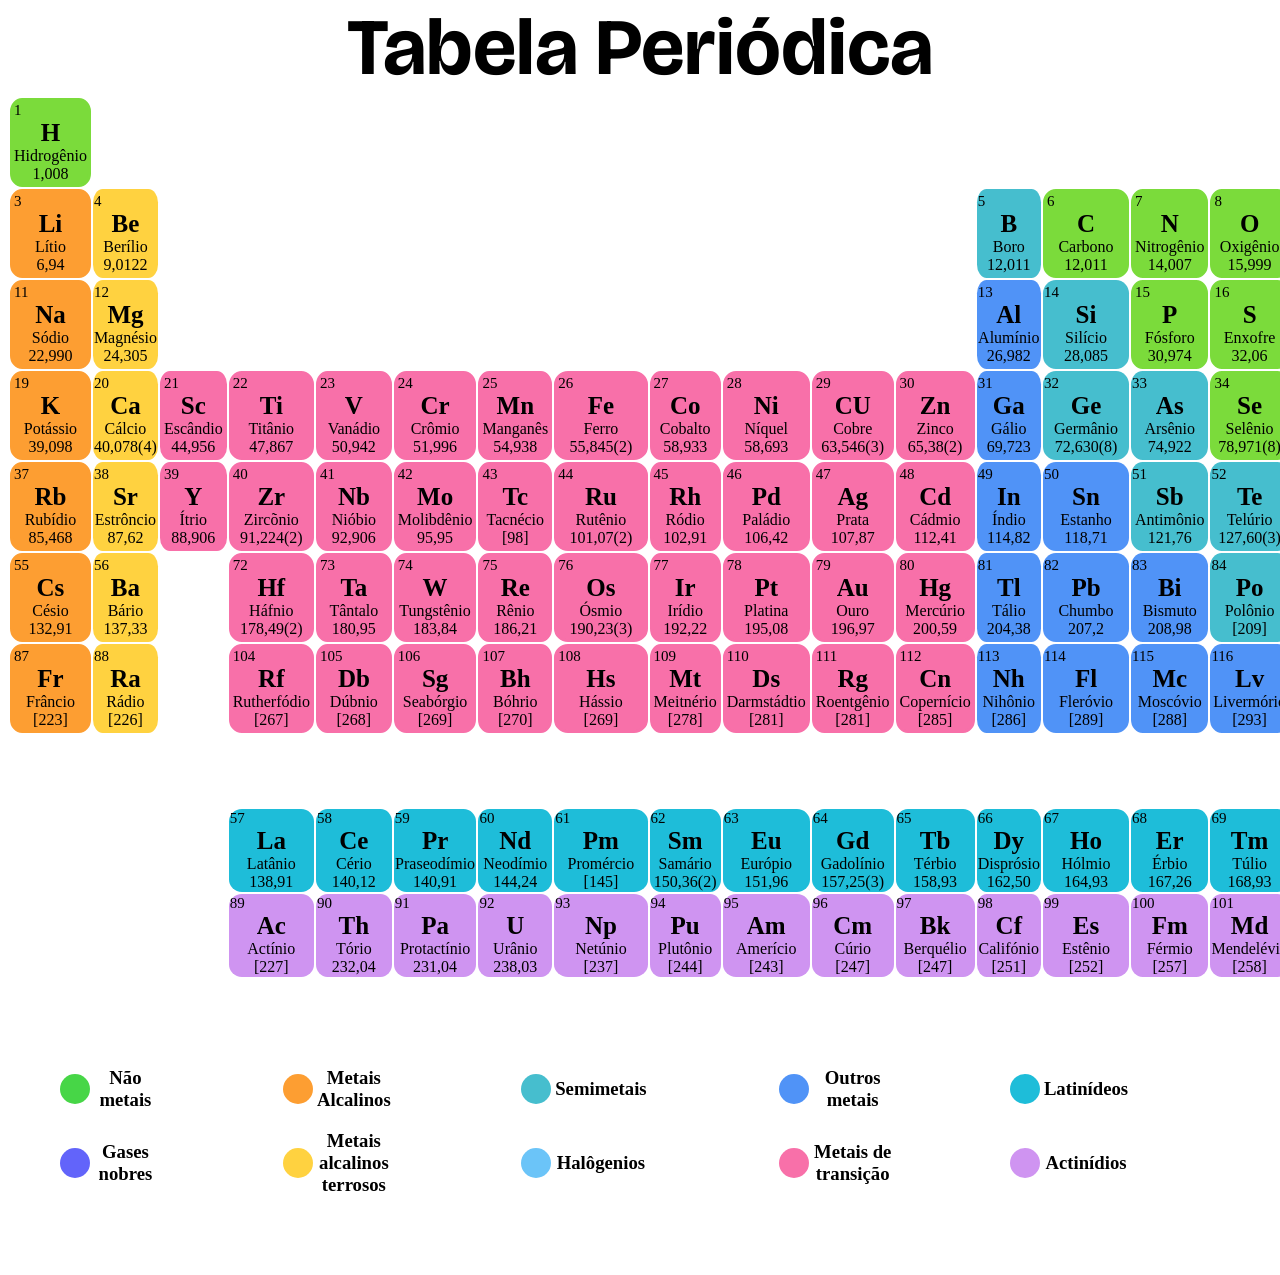
<file: index.html>
<!DOCTYPE html>
<html lang="en">

<head>
    <meta charset="UTF-8">
    <meta name="viewport" content="width=device-width, initial-scale=1.0">
    <title>Document</title>
    <link rel="stylesheet" href="table.css">
    <link rel="preconnect" href="https://fonts.googleapis.com">
<link rel="preconnect" href="https://fonts.gstatic.com" crossorigin>
<link href="https://fonts.googleapis.com/css2?family=Bricolage+Grotesque:opsz,wght@12..96,200..800&display=swap" rel="stylesheet">
</head>

<body>
    <table>
        <h1>Tabela Periódica</h1>

        <tr id="">
            <td class="">
                <div></div>
                <h2></h2>
                <br>
            </td>
            <td class="">
                <div></div>
                <h2></h2>
                <br>
            </td>
            <td class="naometais">
                <div>1</div>
                <h2>H</h2>
                Hidrogênio
                <br>
                1,008
            </td>
            <td class="">
                <div></div>
                <h2></h2>
                <br>
            </td>
            <td class="">
                <div></div>
                <h2></h2>
                <br>
            </td>
            <td class="">
                <div></div>
                <h2></h2>
                <br>
            </td>
            <td class="">
                <div></div>
                <h2></h2>
                <br>
            </td>
            <td class="">
                <div></div>
                <h2></h2>
                <br>
            </td>
            <td class="">
                <div></div>
                <h2></h2>
                <br>
            </td>
            <td class="">
                <div></div>
                <h2></h2>
                <br>
            </td>
            <td class="">
                <div></div>
                <h2></h2>
                <br>
            </td>
            <td class="">
                <div></div>
                <h2></h2>
                <br>
            </td>
            <td class="">
                <div></div>
                <h2></h2>
                <br>
            </td>
            <td class="">
                <div></div>
                <h2></h2>
                <br>
            </td>
            <td class="">
                <div></div>
                <h2></h2>
                <br>
            </td>
            <td class="">
                <div></div>
                <h2></h2>
                <br>
            </td>
            <td class="">
                <div></div>
                <h2></h2>
                <br>
            </td>
            <td class="">
                <div></div>
                <h2></h2>
                <br>
            </td>
            <td class="">
                <div></div>
                <h2></h2>
                <br>
            </td>
            <td class="gasesnobres">
                <div>2</div>
                <h2>He</h2>
                Hélio
                <br>
                4,0026
            </td>
            <td class="">
                <div></div>
                <h2></h2>
                <br>
            </td>
            <td class="">
                <div></div>
                <h2></h2>
                <br>
            </td>
        </tr>
        <tr id="">
            <td class="">
                <div></div>
                <h2></h2>
                <br>
            </td>
            <td class="">
                <div></div>
                <h2></h2>
                <br>
            </td>
            <td class="metaisalcalinos">
                <div>3</div>
                <h2>Li</h2>
                Lítio
                <br>
                6,94
            </td>
            <td class="metaisterrosos">
                <div>4</div>
                <h2>Be</h2>
                Berílio <br>
                9,0122
            </td>
            <td class="">
                <div></div>
                <h2></h2>
                <br>
            </td>
            <td class="">
                <div></div>
                <h2></h2>
                <br>
            </td>
            <td class="">
                <div></div>
                <h2></h2>
                <br>
            </td>
            <td class="">
                <div></div>
                <h2></h2>
                <br>
            </td>
            <td class="">
                <div></div>
                <h2></h2>
                <br>
            </td>
            <td class="">
                <div></div>
                <h2></h2>
                <br>
            </td>
            <td class="">
                <div></div>
                <h2></h2>
                <br>
            </td>
            <td class="">
                <div></div>
                <h2></h2>
                <br>
            </td>
            <td class="">
                <div></div>
                <h2></h2>
                <br>
            </td>
            <td class="">
                <div></div>
                <h2></h2>
                <br>
            </td>
            <td class="semimetais">
                <div>5</div>
                <h2>B</h2>
                Boro <br>
                12,011
            </td>
            <td class="naometais">
                <div>6</div>
                <h2>C</h2>
                Carbono <br>
                12,011
            </td>
            <td class="naometais">
                <div>7</div>
                <h2>N</h2>
                Nitrogênio <br>
                14,007
            </td>
            <td class="naometais">
                <div>8</div>
                <h2>O</h2>
                Oxigênio <br>
                15,999
            </td>
            <td class="halogenio">
                <div>9</div>
                <h2>F</h2>
                Flúor <br>
                18,998
            </td>
            </td>
            <td class="gasesnobres">
                <div>10</div>
                <h2>Ne</h2>
                20,180
                <br>
            </td>
            <td class="">
                <div></div>
                <h2></h2>
                <br>
            </td>
        </tr>
        <tr id="">
            <td class="">
                <div></div>
                <h2></h2>
                <br>
            </td>
            <td class="">
                <div></div>
                <h2></h2>
                <br>
            </td>
            <td class="metaisalcalinos">
                <div>11</div>
                <h2>Na</h2>
                Sódio
                22,990
                <br>
            </td>
            <td class="metaisterrosos">
                <div>12</div>
                <h2>Mg</h2>
                Magnésio <br>
                24,305
            </td>
            <td class="">
                <div></div>
                <h2></h2>
                <br>
            </td>
            <td class="">
                <div></div>
                <h2></h2>
                <br>
            </td>
            <td class="">
                <div></div>
                <h2></h2>
                <br>
            </td>
            <td class="">
                <div></div>
                <h2></h2>
                <br>
            </td>
            <td class="">
                <div></div>
                <h2></h2>
                <br>
            </td>
            <td class="">
                <div></div>
                <h2></h2>
                <br>
            </td>
            <td class="">
                <div></div>
                <h2></h2>
                <br>
            </td>
            <td class="">
                <div></div>
                <h2></h2>
                <br>
            </td>
            <td class="">
                <div></div>
                <h2></h2>
                <br>
            </td>
            <td class="">
                <div></div>
                <h2></h2>
                <br>
            </td>
            <td class="outrosmetais">
                <div>13</div>
                <h2>Al</h2>
                Alumínio <br>
                26,982
            </td>
            <td class="semimetais">
                <div>14</div>
                <h2>Si</h2>
                Silício
                28,085
                <br>
            </td>
            <td class="naometais">
                <div>15</div>
                <h2>P</h2>
                Fósforo <br>
                30,974
            </td>
            <td class="naometais">
                <div>16</div>
                <h2>S</h2>
                Enxofre <br>
                32,06
            </td>
            <td class="halogenio">
                <div>17</div>
                <h2>Cl</h2>
                Cloro <br>
                35,45
            </td>
            <td class="gasesnobres">
                <div>18</div>
                <h2>Ar</h2>
                Argônio<br> 
                39,948
            </td>
            <td class="">
                <div></div>
                <h2></h2>
                <br>
            </td>
            <td class="">
                <div></div>
                <h2></h2>
                <br>
            </td>
        </tr>
        <tr id="">
            <td class="">
                <div></div>
                <h2></h2>
                <br>
            </td>
            <td class="">
                <div></div>
                <h2></h2>
                <br>
            </td>
            <td class="metaisalcalinos">
                <div>19</div>
                <h2>K</h2>
                Potássio <br>
                39,098
            </td>
            <td class="metaisterrosos">
                <div>20</div>
                <h2>Ca</h2>
                Cálcio <br>
                40,078(4)
            </td>
            <td class="metaistransicao">
                <div>21</div>
                <h2>Sc</h2>
                Escândio <br>
                44,956
                <br>
            </td>
            <td class="metaistransicao">
                <div>22</div>
                <h2>Ti</h2>
                Titânio <br>
                47,867
            </td>
            <td class="metaistransicao">
                <div>23</div>
                <h2>V</h2>
                Vanádio
                50,942
            </td>
            <td class="metaistransicao">
                <div>24</div>
                <h2>Cr</h2>
                Crômio
                51,996 <br>
            </td>
            <td class="metaistransicao">
                <div>25</div>
                <h2>Mn</h2>
                Manganês <br>
                54,938
            </td>
            <td class="metaistransicao">
                <div>26</div>
                <h2>Fe</h2>
                Ferro <br>
                55,845(2)
            </td>
            <td class="metaistransicao">
                <div>27</div>
                <h2>Co</h2>
                Cobalto <br>
                58,933
            </td>
            <td class="metaistransicao">
                <div>28</div>
                <h2>Ni</h2>
                Níquel <br>
                58,693
            </td>
            <td class="metaistransicao">
                <div>29</div>
                <h2>CU</h2>
                Cobre <br>
                63,546(3)
            </td>
            <td class="metaistransicao">
                <div>30</div>
                <h2>Zn</h2>
                Zinco <br>
                65,38(2)
            </td>
            <td class="outrosmetais">
                <div>31</div>
                <h2>Ga</h2>
                Gálio <br>
                69,723
            </td>
            <td class="semimetais">
                <div>32</div>
                <h2>Ge</h2>
                Germânio <br>
                72,630(8)
            </td>
            <td class="semimetais">
                <div>33</div>
                <h2>As</h2>
                Arsênio <br>
                74,922
            </td>
            <td class="naometais">
                <div>34</div>
                <h2>Se</h2>
                Selênio <br>
                78,971(8)
            </td>
            <td class="halogenio">
                <div>35</div>
                <h2>Br</h2>
                Bromo <br>
                79,904
            </td>
            <td class="gasesnobres">
                <div>36</div>
                <h2>Kr</h2>
                Criptônio
                83,798(2)
            </td>
            <td class="">
                <div></div>
                <h2></h2>
                <br>
            </td>
            <td class="">
                <div></div>
                <h2></h2>
                <br>
            </td>
        </tr>
        <tr id="">
            <td class="">
                <div></div>
                <h2></h2>
                <br>
            </td>
            <td class="">
                <div></div>
                <h2></h2>
                <br>
            </td>
            <td class="metaisalcalinos">
                <div>37</div>
                <h2>Rb</h2>
                Rubídio <br>
                85,468
            </td>
            <td class="metaisterrosos">
                <div>38</div>
                <h2>Sr</h2>
                Estrôncio <br>
                87,62
            </td>
            <td class="metaistransicao">
                <div>39</div>
                <h2>Y</h2>
                Ítrio <br>
                88,906
            </td>
            <td class="metaistransicao">
                <div>40</div>
                <h2>Zr</h2>
                Zircõnio <br>
                91,224(2)
            </td>
            <td class="metaistransicao">
                <div>41</div>
                <h2>Nb</h2>
                Nióbio <br>
                92,906
            </td>
            <td class="metaistransicao">
                <div>42</div>
                <h2>Mo</h2>
                Molibdênio <br>
                95,95
            </td>
            <td class="metaistransicao">
                <div>43</div>
                <h2>Tc</h2>
                Tacnécio <br>
                [98]
            </td>
            <td class="metaistransicao">
                <div>44</div>
                <h2>Ru</h2>
                Rutênio <br>
                101,07(2)
            </td>
            <td class="metaistransicao">
                <div>45</div>
                <h2>Rh</h2>
                Ródio <br>
                102,91
            </td>
            <td class="metaistransicao">
                <div>46</div>
                <h2>Pd</h2>
                Paládio <br>
                106,42
            </td>
            <td class="metaistransicao">
                <div>47</div>
                <h2>Ag</h2>
                Prata <br>
                107,87
            </td>
            <td class="metaistransicao">
                <div>48</div>
                <h2>Cd</h2>
                Cádmio <br>
                112,41
            </td>
            <td class="outrosmetais">
                <div>49</div>
                <h2>In</h2>
                Índio <br>
                114,82
            </td>
            <td class="outrosmetais">
                <div>50</div>
                <h2>Sn</h2>
                Estanho <br>
                118,71
            </td>
            <td class="semimetais">
                <div>51</div>
                <h2>Sb</h2>
                Antimônio <br>
                121,76
            </td>
            <td class="semimetais">
                <div>52</div>
                <h2>Te</h2>
                Telúrio <br>
                127,60(3)
            </td>
            <td class="halogenio">
                <div>53</div>
                <h2>I</h2>
                Iodo <br>
                126,90
            </td>
            <td class="gasesnobres">
                <div>54</div>
                <h2>Xe</h2>
                Xenômio <br>
                131,29
            </td>
            <td class="">
                <div></div>
                <h2></h2>
                <br>
            </td>
            <td class="">
                <div></div>
                <h2></h2>
                <br>
            </td>
        </tr>
        <tr id="">
            <td class="">
                <div></div>
                <h2></h2>
                <br>
            </td>
            <td class="">
                <div></div>
                <h2></h2>
                <br>
            </td>
            <td class="metaisalcalinos">
                <div>55</div>
                <h2>Cs</h2>
                Césio <br>
                132,91
            </td>
            <td class="metaisterrosos">
                <div>56</div>
                <h2>Ba</h2>
                Bário <br>
                137,33
            </td>
            <td class="">
                <div></div>
                <h2></h2>
                <br>
            </td>
            <td class="metaistransicao">
                <div>72</div>
                <h2>Hf</h2>
                Háfnio <br>
                178,49(2)
            </td>
            <td class="metaistransicao">
                <div>73</div>
                <h2>Ta</h2>
                Tântalo <br>
                180,95
            </td>
            <td class="metaistransicao">
                <div>74</div>
                <h2>W</h2>
                Tungstênio <br>
                183,84
            </td>
            <td class="metaistransicao">
                <div>75</div>
                <h2>Re</h2>
                Rênio <br>
                186,21
            </td>
            <td class="metaistransicao">
                <div>76</div>
                <h2>Os</h2>
                Ósmio <br>
                190,23(3)
            </td>
            <td class="metaistransicao">
                <div>77</div>
                <h2>Ir</h2>
                Irídio <br>
                192,22
            </td>
            <td class="metaistransicao">
                <div>78</div>
                <h2>Pt</h2>
                Platina <br>
                195,08
            </td>
            <td class="metaistransicao">
                <div>79</div>
                <h2>Au</h2>
                Ouro <br>
                196,97
            </td>
            <td class="metaistransicao">
                <div>80</div>
                <h2>Hg</h2>
                Mercúrio <br>
                200,59
            </td>
            <td class="outrosmetais">
                <div>81</div>
                <h2>Tl</h2>
                Tálio <br>
                204,38
            </td>
            <td class="outrosmetais">
                <div>82</div>
                <h2>Pb</h2>
                Chumbo <br>
                207,2
            </td>
            <td class="outrosmetais">
                <div>83</div>
                <h2>Bi</h2>
                Bismuto <br>
                208,98
            </td>
            <td class="semimetais">
                <div>84</div>
                <h2>Po</h2>
                Polônio <br>
                [209]
            </td>
            <td class="halogenio">
                <div>85</div>
                <h2>At</h2>
                Astato <br>
                [210]
            </td>
            <td class="gasesnobres">
                <div>86</div>
                <h2>Rn</h2>
                Radônio <br>
                [222]
            </td>
            <td class="">
                <div></div>
                <h2></h2>
                <br>
            </td>
            <td class="">
                <div></div>
                <h2></h2>
                <br>
            </td>
        </tr>
        <tr id="">
            <td class="">
                <div></div>
                <h2></h2>
                <br>
            </td>
            <td class="">
                <div></div>
                <h2></h2>
                <br>
            </td>
            <td class="metaisalcalinos">
                <div>87</div>
                <h2>Fr</h2>
                Frâncio <br>
                [223]
            </td>
            <td class="metaisterrosos">
                <div>88</div>
                <h2>Ra</h2>
                Rádio <br>
                [226]
            </td>
            <td class="">
                <div></div>
                <h2></h2>
                <br>
            </td>
            <td class="metaistransicao">
                <div>104</div>
                <h2>Rf</h2>
                Rutherfódio <br>
                [267]
            </td>
            <td class="metaistransicao">
                <div>105</div>
                <h2>Db</h2>
                Dúbnio <br>
                [268]
            </td>
            <td class="metaistransicao">
                <div>106</div>
                <h2>Sg</h2>
                Seabórgio <br>
                [269]
            </td>
            <td class="metaistransicao">
                <div>107</div>
                <h2>Bh</h2>
                Bóhrio <br>
                [270]
            </td>
            <td class="metaistransicao">
                <div>108</div>
                <h2>Hs</h2>
                Hássio <br>
                [269]
            </td>
            <td class="metaistransicao">
                <div>109</div>
                <h2>Mt</h2>
                Meitnério <br>
                [278]
            </td>
            <td class="metaistransicao">
                <div>110</div>
                <h2>Ds</h2>
                Darmstádtio <br>
                [281]
            </td>
            <td class="metaistransicao">
                <div>111</div>
                <h2>Rg</h2>
                Roentgênio <br>
                [281]
            </td>
            <td class="metaistransicao">
                <div>112</div>
                <h2>Cn</h2>
                Copernício <br>
                [285]
            </td>
            <td class="outrosmetais">
                <div>113</div>
                <h2>Nh</h2>
                Nihônio <br>
                [286]
            </td>
            <td class="outrosmetais">
                <div>114</div>
                <h2>Fl</h2>
                Fleróvio <br>
                [289]
            </td>
            <td class="outrosmetais">
                <div>115</div>
                <h2>Mc</h2>
                Moscóvio <br>
                [288]
            </td>
            <td class="outrosmetais">
                <div>116</div>
                <h2>Lv</h2>
                Livermório <br>
                [293]
            </td>
            <td class="halogenio">
                <div>117</div>
                <h2>Ts</h2>
                Tenessino <br>
                [294]
            </td>
            <td class="gasesnobres">
                <div>118</div>
                <h2>Og</h2>
                Organessônio <br>
                [294]
            </td>
            <td class="">
                <h2></h2>
                <br>
            </td>
            <td class="">
                <div></div>
                <h2></h2>
                <br>
            </td>
        </tr>
        <tr id="">
            <td class="">
                <div></div>
                <h2></h2>
                <br>
            </td>
            <td class="">
                <div></div>
                <h2></h2>
                <br>
            </td>
            <td class="">
                <div></div>
                <h2></h2>
                <br>
            </td>
            <td class="">
                <div></div>
                <h2></h2>
                <br>
            </td>
            <td class="">
                <div></div>
                <h2></h2>
                <br>
            </td>
            <td class="">
                <div></div>
                <h2></h2>
                <br>
            </td>
            <td class="">
                <div></div>
                <h2></h2>
                <br>
            </td>
            <td class="">
                <div></div>
                <h2></h2>

                <br>
            </td>
            <td class="">
                <div></div>
                <h2></h2>
                <br>
            </td>
            <td class="">
                <div></div>
                <h2></h2>
                <br>
            </td>
            <td class="">
                <div></div>
                <h2></h2>
                <br>
            </td>
            <td class="">
                <div></div>
                <h2></h2>
                <br>
            </td>
            <td class="">
                <div></div>
                <h2></h2>
                <br>
            </td>
            <td class="">
                <div></div>
                <h2></h2>
                <br>
            </td>
            <td class="">
                <div></div>
                <h2></h2>
                <br>
            </td>
            <td class="">
                <div></div>
                <h2></h2>
                <br>
            </td>
            <td class="">
                <div></div>
                <h2></h2>
                <br>
            </td>
            <td class="">
                <div></div>
                <h2></h2>
                <br>
            </td>
            <td class="">
                <div></div>
                <h2></h2>
                <br>
            </td>
            <td class="">
                <div></div>
                <h2></h2>
                <br>
            </td>
            <td class="">
                <div></div>
                <h2></h2>
                <br>
            </td>
            <td class="">
                <div></div>
                <h2></h2>
                <br>
            </td>
        </tr>
        <tr id="">
            <td class="">
                <div></div>
                <h2></h2>
                <br>
            </td>
            <td class="">
                <div></div>
                <h2></h2>
                <br>
            </td>
            <td class="">
                <div></div>
                <h2></h2>
                <br>
            </td>
            <td class="">
                <div></div>
                <h2></h2>
                <br>
            </td>
            <td class="">
                <div></div>
                <h2></h2>
                <br>
            </td>
            <td class="lantanidios">
                <div>57</div>
                <h2>La</h2>
                Latânio <br>
                138,91
            </td>
            <td class="lantanidios">
                <div>58</div>
                <h2>Ce</h2>
                Cério <br>
                140,12
            </td>
            <td class="lantanidios">
                <div>59</div>
                <h2>Pr</h2>
                Praseodímio <br>
                140,91
            </td>
            <td class="lantanidios">
                <div>60</div>
                <h2>Nd</h2>
                Neodímio <br>
                144,24
            </td>
            <td class="lantanidios">
                <div>61</div>
                <h2>Pm</h2>
                Promércio <br>
                [145]
                <br>
            </td>
            <td class="lantanidios">
                <div>62</div>
                <h2>Sm</h2>
                Samário <br>
                150,36(2)
                <br>
            </td>
            <td class="lantanidios">
                <div>63</div>
                <h2>Eu</h2>
                Európio <br>
                151,96
                <br>
            </td>
            <td class="lantanidios">
                <div>64</div>
                <h2>Gd</h2>
                Gadolínio <br>
                157,25(3)
                <br>
            </td>
            <td class="lantanidios">
                <div>65</div>
                <h2>Tb</h2>
                Térbio <br>
                158,93
                <br>
            </td>
            <td class="lantanidios">
                <div>66</div>
                <h2>Dy</h2>
                Disprósio <br>
                162,50
                <br>
            </td>
            <td class="lantanidios">
                <div>67</div>
                <h2>Ho</h2>
                Hólmio <br>
                164,93
                <br>
            </td>
            <td class="lantanidios">
                <div>68</div>
                <h2>Er</h2>
                Érbio <br>
                167,26
                <br>
            </td>
            <td class="lantanidios">
                <div>69</div>
                <h2>Tm</h2>
                Túlio <br>
                168,93
                <br>
            </td>
            <td class="lantanidios">
                <div>70</div>
                <h2>Yb</h2>
                Itérbio <br>
                173,05
                <br>
            </td>
            <td class="lantanidios">
                <div>71</div>
                <h2>Lu</h2>
                Lutécio <br>
                [262]
                <br>
            </td>
            <td class="">
                <div></div>
                <h2></h2>
                <br>
            </td>
            <td class="">
                <div></div>
                <h2></h2>
                <br>
            </td>
        </tr>
        <tr id="">
            <td class="">
                <div></div>
                <h2></h2>
                <br>
            </td>
            <td class="">
                <div></div>
                <h2></h2>
                <br>
            </td>
            <td class="">
                <div></div>
                <h2></h2>
                <br>
            </td>
            <td class="">
                <div></div>
                <h2></h2>
                <br>
            </td>
            <td class="">
                <div></div>
                <h2></h2>
                <br>
            </td>
            <td class="actinidios">
                <div>89</div>
                <h2>Ac</h2>
                Actínio <br>
                [227]
                <br>
            </td>
            <td class="actinidios">
                <div>90</div>
                <h2>Th</h2>
                Tório <br>
                232,04
                <br>
            </td>
            <td class="actinidios">
                <div>91</div>
                <h2>Pa</h2>
                Protactínio <br>
                231,04
                <br>
            </td>
            <td class="actinidios">
                <div>92</div>
                <h2>U</h2>
                Urânio <br>
                238,03
                <br>
            </td>
            <td class="actinidios">
                <div>93</div>
                <h2>Np</h2>
                Netúnio <br>
                [237]
                <br>
            </td>
            <td class="actinidios">
                <div>94</div>
                <h2>Pu</h2>
                Plutônio <br>
                [244]
                <br>
            </td>
            <td class="actinidios">
                <div>95</div>
                <h2>Am</h2>
                Amerício <br>
                [243]
                <br>
            </td>
            <td class="actinidios">
                <div>96</div>
                <h2>Cm</h2>
                Cúrio <br>
                [247]
                <br>
            </td>
            <td class="actinidios">
                <div>97</div>
                <h2>Bk</h2>
                Berquélio <br>
                [247]
                <br>
            </td>
            <td class="actinidios">
                <div>98</div>
                <h2>Cf</h2>
                Califónio <br>
                [251]
                <br>
            </td>
            <td class="actinidios">
                <div>99</div>
                <h2>Es</h2>
                Estênio <br>
                [252]
                <br>
            </td>
            <td class="actinidios">
                <div>100</div>
                <h2>Fm</h2>
                Férmio <br>
                [257]
                <br>
            </td>
            <td class="actinidios">
                <div>101</div>
                <h2>Md</h2>
                Mendelévio <br>
                [258]
                <br>
            </td>
            <td class="actinidios">
                <div>102</div>
                <h2>No</h2>
                Nobélio <br>
                [259]
                <br>
            </td>
            <td class="actinidios">
                <div>103</div>
                <h2>Lr</h2>
                Laurêncio
                [262]
                <br>
            </td>
            <td class="">
                <div></div>
                <h2></h2>
                <br>
            </td>
            <td class="">
                <div></div>
                <h2></h2>
                <br>
            </td>
            <tr id="">
            <td class="">
                <div></div>
                <h2></h2>
                <br>
            </td>
            <td class="">
                <div></div>
                <h2></h2>
                <br>
            </td>
            <td class="">
                <div></div>
                <h2></h2>
                <br>
            </td>
            <td class="">
                <div></div>
                <h2></h2>
                <br>
            </td>
            <td class="">
                <div></div>
                <h2></h2>
                <br>
            </td>
            <td class="">
                <div></div>
                <h2></h2>
                <br>
            </td>
            <td class="">
                <div></div>
                <h2></h2>
                <br>
            </td>
            <td class="">
                <div></div>
                <h2></h2>
                <br>
            </td>
            <td class="">
                <div></div>
                <h2></h2>
                <br>
            </td>
            <td class="">
                <div></div>
                <h2></h2>
                <br>
            </td>
            <td class="">
                <div></div>
                <h2></h2>
                <br>
            </td>
            <td class="">
                <div></div>
                <h2></h2>
                <br>
            </td>
            <td class="">
                <div></div>
                <h2></h2>
                <br>
            </td>
            <td class="">
                <div></div>
                <h2></h2>
                <br>
            </td>
            <td class="">
                <div></div>
                <h2></h2>
                <br>
            </td>
            <td class="">
                <div></div>
                <h2></h2>
                <br>
            </td>
            <td class="">
                <div></div>
                <h2></h2>
                <br>
            </td>
            <td class="">
                <div></div>
                <h2></h2>
                <br>
            </td>
            <td class="">
                <div></div>
                <h2></h2>
                <br>
            </td>
            <td class="">
                <div></div>
                <h2></h2>
                <br>
            </td>
            <td class="">
                <div></div>
                <h2></h2>
                <br>
            </td>
            <td class="">
                <div></div>
                <h2></h2>
                <br>
            </td>
        </tr>
        </tr>
        <tr id="">
            <td class="">
                <div></div>
                <h2></h2>
                <br>
            </td>
            <td class="">
                <div></div>
                <h2></h2>
                <br>
            </td>
            <td class="">
                <div class="redondo1"></div>
            </td>
            <td class="">
                <h3>Não metais</h3>
            </td>
            <td class="">
                <div></div>
                <h2></h2>
                <br>
            </td>
            <td class="">
                <div class="redondo2"></div>
            </td>
            <td class="">
                <h3>Metais Alcalinos</h3>
            </td>
            <td class="">
                <div></div>
                <h2></h2>
                <br>
            </td>
            <td class="">
                <div class="redondo3"></div>
            </td>
            <td class="">
                <h3>Semimetais</h3>
            </td>
            <td class="">
                <div></div>
                <h2></h2>
                <br>
            </td>
            <td class="">
                <div class="redondo4"></div>
            </td>
            <td class="">
                <h3>Outros metais</h3>
            </td>
            <td class="">
                <div></div>
                <h2></h2>
                <br>
            </td>
            <td class="">
                <div class="redondo5"></div>
            </td>
            <td class="">
                <h3>Latinídeos</h3>
            </td>
            <td class="">
                <div></div>
                <h2></h2>
                <br>
            </td>
            <td class="">
               <div></div>
                <h2></h2>
                <br>
            </td>
            <td class="">
                <div></div>
                <h2></h2>
                <br>
            </td>
            <td class="">
                <div></div>
                <h2></h2>
                <br>
            </td>
            <td class="">
                <div></div>
                <h2></h2>
                <br>
            </td>
            <td class="">
                <div></div>
                <h2></h2>
                <br>
            </td>
        </tr>
        <tr id="">
            <td class="">
                <div></div>
                <h2></h2>
                <br>
            </td>
            <td class="">
                <div></div>
                <h2></h2>
                <br>
            </td>
            <td class="">
                <div class="redondo6"></div>
            </td>
            <td class="">
                <h3>Gases nobres</h3>
            </td>
            <td class="">
                <div></div>
                <h2></h2>
                <br>
            </td>
            <td class="">
                <div class="redondo7"></div>
            </td>
            <td class="">
                <h3>Metais alcalinos terrosos</h3>
            </td>
            <td class="">
                <div></div>
                <h2></h2>
                <br>
            </td>
            <td class="">
                <div class="redondo8"></div>
            </td>
            <td class="">
                <h3>Halôgenios</h3>
            </td>
            <td class="">
                <div></div>
                <h2></h2>
                <br>
            </td>
            <td class="">
                <div class="redondo9"></div>
            </td>
            <td class="">
                <h3>Metais de transição</h3>
            </td>
            <td class="">
                <div></div>
                <h2></h2>
                <br>
            </td>
            <td class="">
                <div class="redondo10"></div>
            </td>
            <td class="">
                <h3>Actinídios</h3>
            </td>
            <td class="">
                <div></div>
                <h2></h2>
                <br>
            </td>
            <td class="">
               <div></div>
                <h2></h2>
                <br>
            </td>
            <td class="">
                <div></div>
                <h2></h2>
                <br>
            </td>
            <td class="">
                <div></div>
                <h2></h2>
                <br>
            </td>
            <td class="">
                <div></div>
                <h2></h2>
                <br>
            </td>
            <td class="">
                <div></div>
                <h2></h2>
                <br>
            </td>
        </tr>
        <tr id="">
            <td class="">
                <div></div>
                <h2></h2>
                <br>
            </td>
            <td class="">
                <div></div>
                <h2></h2>
                <br>
            </td>
            <td class="">
                <div></div>
                <h2></h2>
                <br>
            </td>
            <td class="">
                <div></div>
                <h2></h2>
                <br>
            </td>
            <td class="">
                <div></div>
                <h2></h2>
                <br>
            </td>
            <td class="">
                <div></div>
                <h2></h2>
                <br>
            </td>
            <td class="">
                <div></div>
                <h2></h2>
                <br>
            </td>
            <td class="">
                <div></div>
                <h2></h2>
                <br>
            </td>
            <td class="">
                <div></div>
                <h2></h2>
                <br>
            </td>
            <td class="">
                <div></div>
                <h2></h2>
                <br>
            </td>
            <td class="">
                <div></div>
                <h2></h2>
                <br>
            </td>
            <td class="">
                <div></div>
                <h2></h2>
                <br>
            </td>
            <td class="">
                <div></div>
                <h2></h2>
                <br>
            </td>
            <td class="">
                <div></div>
                <h2></h2>
                <br>
            </td>
            <td class="">
                <div></div>
                <h2></h2>
                <br>
            </td>
            <td class="">
                <div></div>
                <h2></h2>
                <br>
            </td>
            <td class="">
                <div></div>
                <h2></h2>
                <br>
            </td>
            <td class="">
                <div></div>
                <h2></h2>
                <br>
            </td>
            <td class="">
                <div></div>
                <h2></h2>
                <br>
            </td>
            <td class="">
                <div></div>
                <h2></h2>
                <br>
            </td>
            <td class="">
                <div></div>
                <h2></h2>
                <br>
            </td>
            <td class="">
                <div></div>
                <h2></h2>
                <br>
            </td>
        </tr>
    </table>
</body>

</html>
</file>
<file: table.css>
*{ box-sizing: border-box;
margin: 0;}


table{ width:100%;
height: 100vh;
}

td{ width: 4%;
height: 8vh;
text-align: center;

}

.border{border: solid;
}

div{ font-size: 15px;
text-align: left;
}

h1{  font-size: 500%;
text-align: center;
font-family: "Bricolage Grotesque", sans-serif;}

h2{ font-size: 25px;
    text-align: center;
}

.naometais{ 
    background-color: 
    #7bdb3b;
    border: solid;
    border-color:#7bdb3b;
    border-radius: 15%;
    }

.metaisalcalinos{ 
    background-color: 
    #fd9e32;
    border: solid;
    border-color:#fd9e32;
    border-radius: 15%;} 

.metaistransicao{
    background-color: 
    #f870a9;
    border: solid;
    border-color:#f870a9;
    border-radius: 15%;}

.semimetais{ 
    background-color: 
    #46bece;
    border-color:#46bece;
    border-radius: 15%;} 

.metaisterrosos{ 
    background-color: #ffd240;
    border-color:#ffd240;
    border-radius: 15%;}

.outrosmetais{ 
    background-color:#5093f7;
    border-color:#5093f7;
    border-radius: 15%;}

.halogenio{
    background-color:#6bc4f8;
    border-color:#6bc4f8;
    border-radius: 15%;
}
.actinidios{
    background-color:#cf94f1;
    border-color:#cf94f1;
    border-radius: 15%;}

.gasesnobres{
    background-color:#6264fa;
    border-color:#6279fa;
    border-radius: 15%;}

.lantanidios{
    background-color:#1ebdd9;
    border-color:#1ebdd9;
    border-radius: 15%;}


.redondo1{
        width: 30px;
        height: 30px;

        background-color: #47d647;
        border-radius: 100%;

        margin-left: auto;
    }

.redondo2{
        width: 30px;
        height: 30px;

        background-color: #fd9e32;
        border-radius: 100%;

        margin-left: auto;
    }

.redondo3{
        width: 30px;
        height: 30px;

        background-color: #46bece;
        border-radius: 100%;

        margin-left: auto;
    }

.redondo4{
        width: 30px;
        height: 30px;

        background-color: #5093f7;
        border-radius: 100%;

        margin-left: auto;
    }

.redondo5{
        width: 30px;
        height: 30px;

        background-color: #1ebdd9;
        border-radius: 100%;

        margin-left: auto;
    }

.redondo6{
        width: 30px;
        height: 30px;

        background-color: #6264fa;
        border-radius: 100%;

        margin-left: auto;
    }

.redondo7{
        width: 30px;
        height: 30px;

        background-color: #ffd240;
        border-radius: 100%;

        margin-left: auto;
    }

.redondo8{
        width: 30px;
        height: 30px;

        background-color: #6bc4f8;
        border-radius: 100%;

        margin-left: auto;
    }

.redondo9{
        width: 30px;
        height: 30px;

        background-color: #f870a9;
        border-radius: 100%;

        margin-left: auto;
    }

.redondo10{
        width: 30px;
        height: 30px;

        background-color: #cf94f1;
        border-radius: 100%;

        margin-left: auto;
    }
</file>
